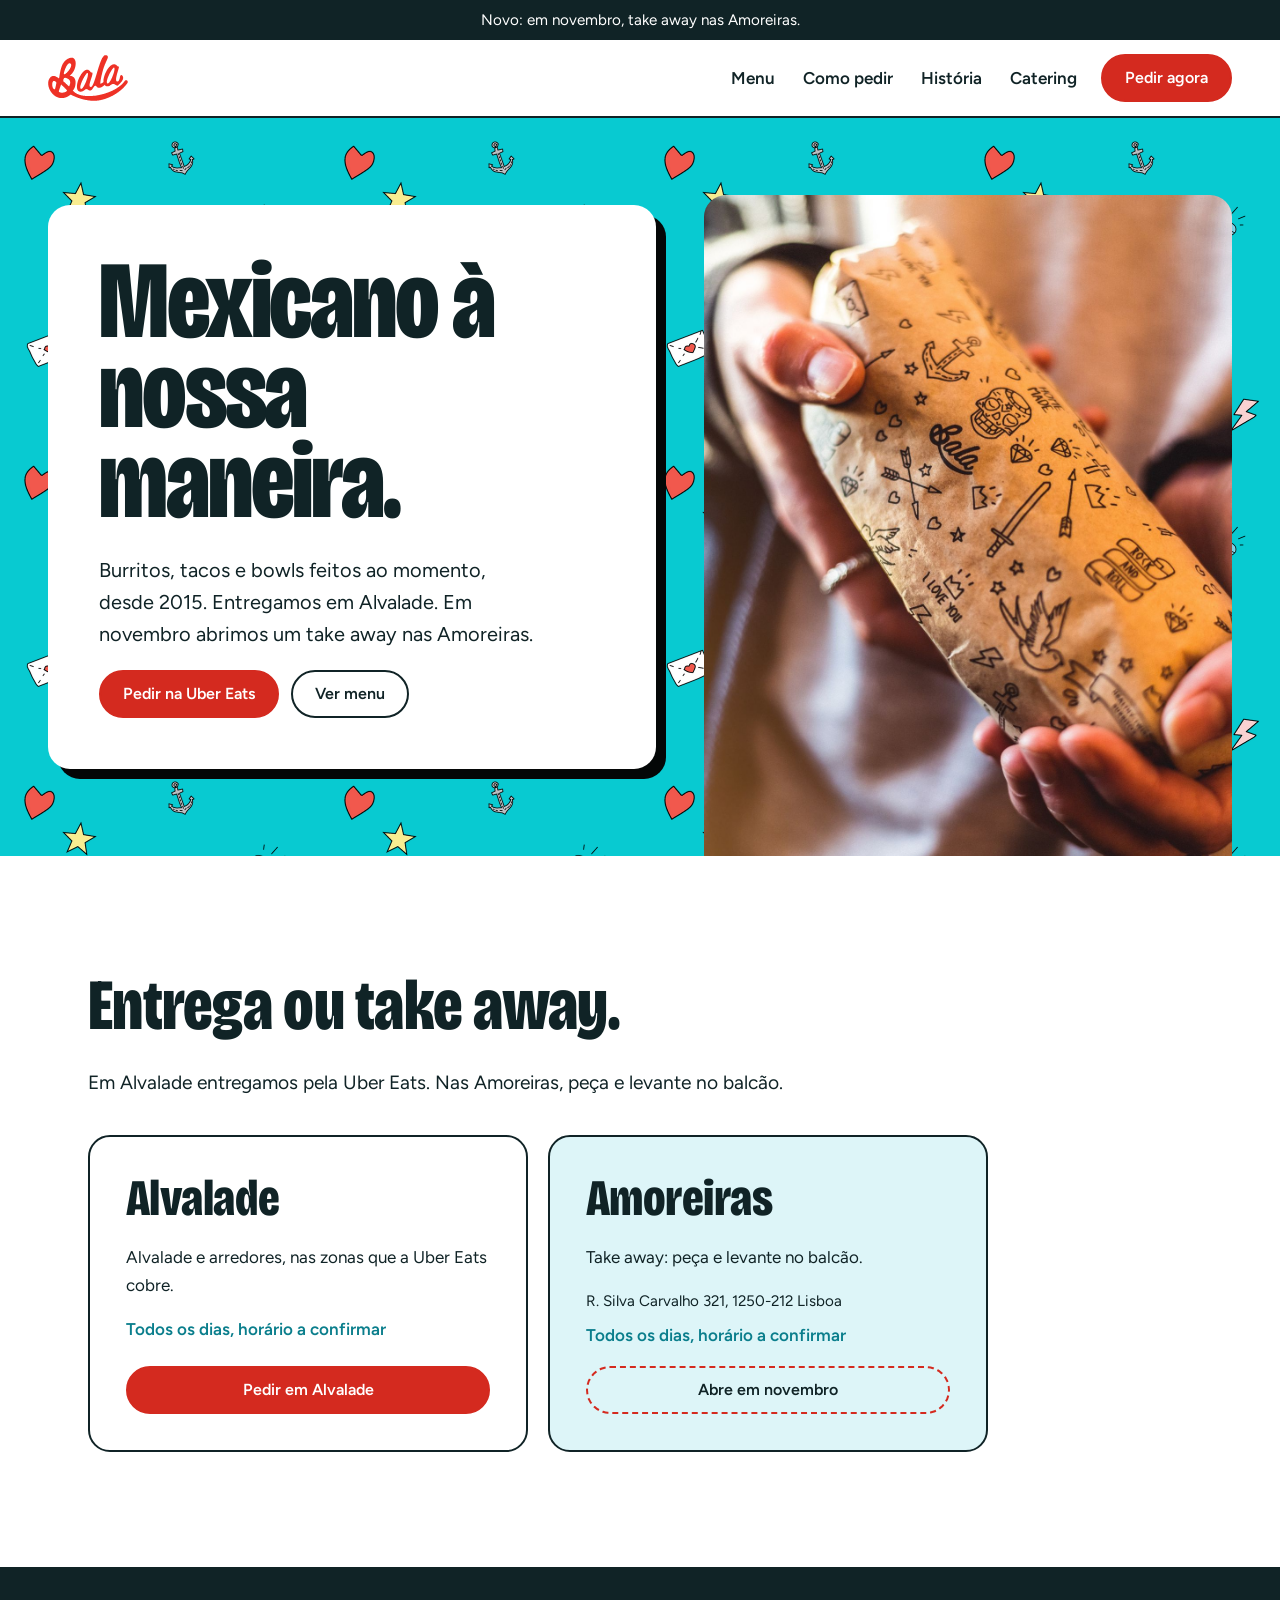
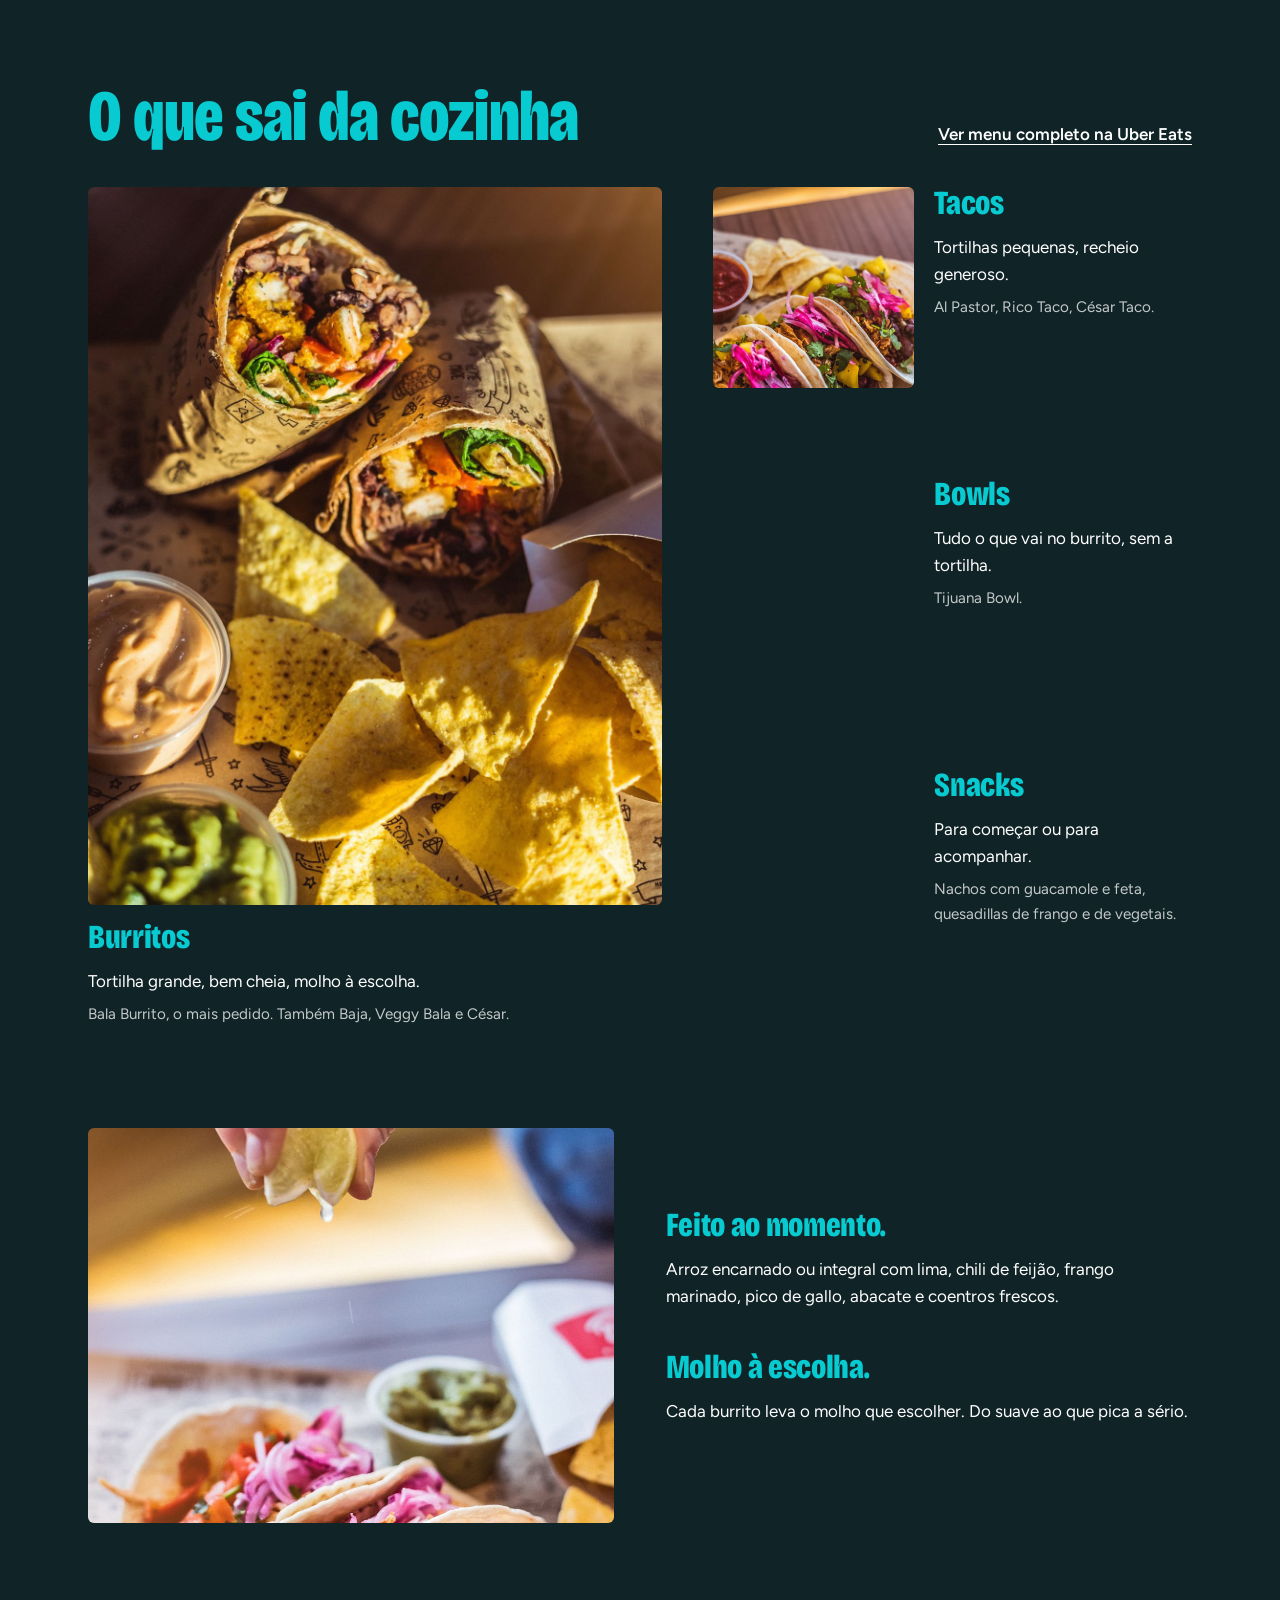
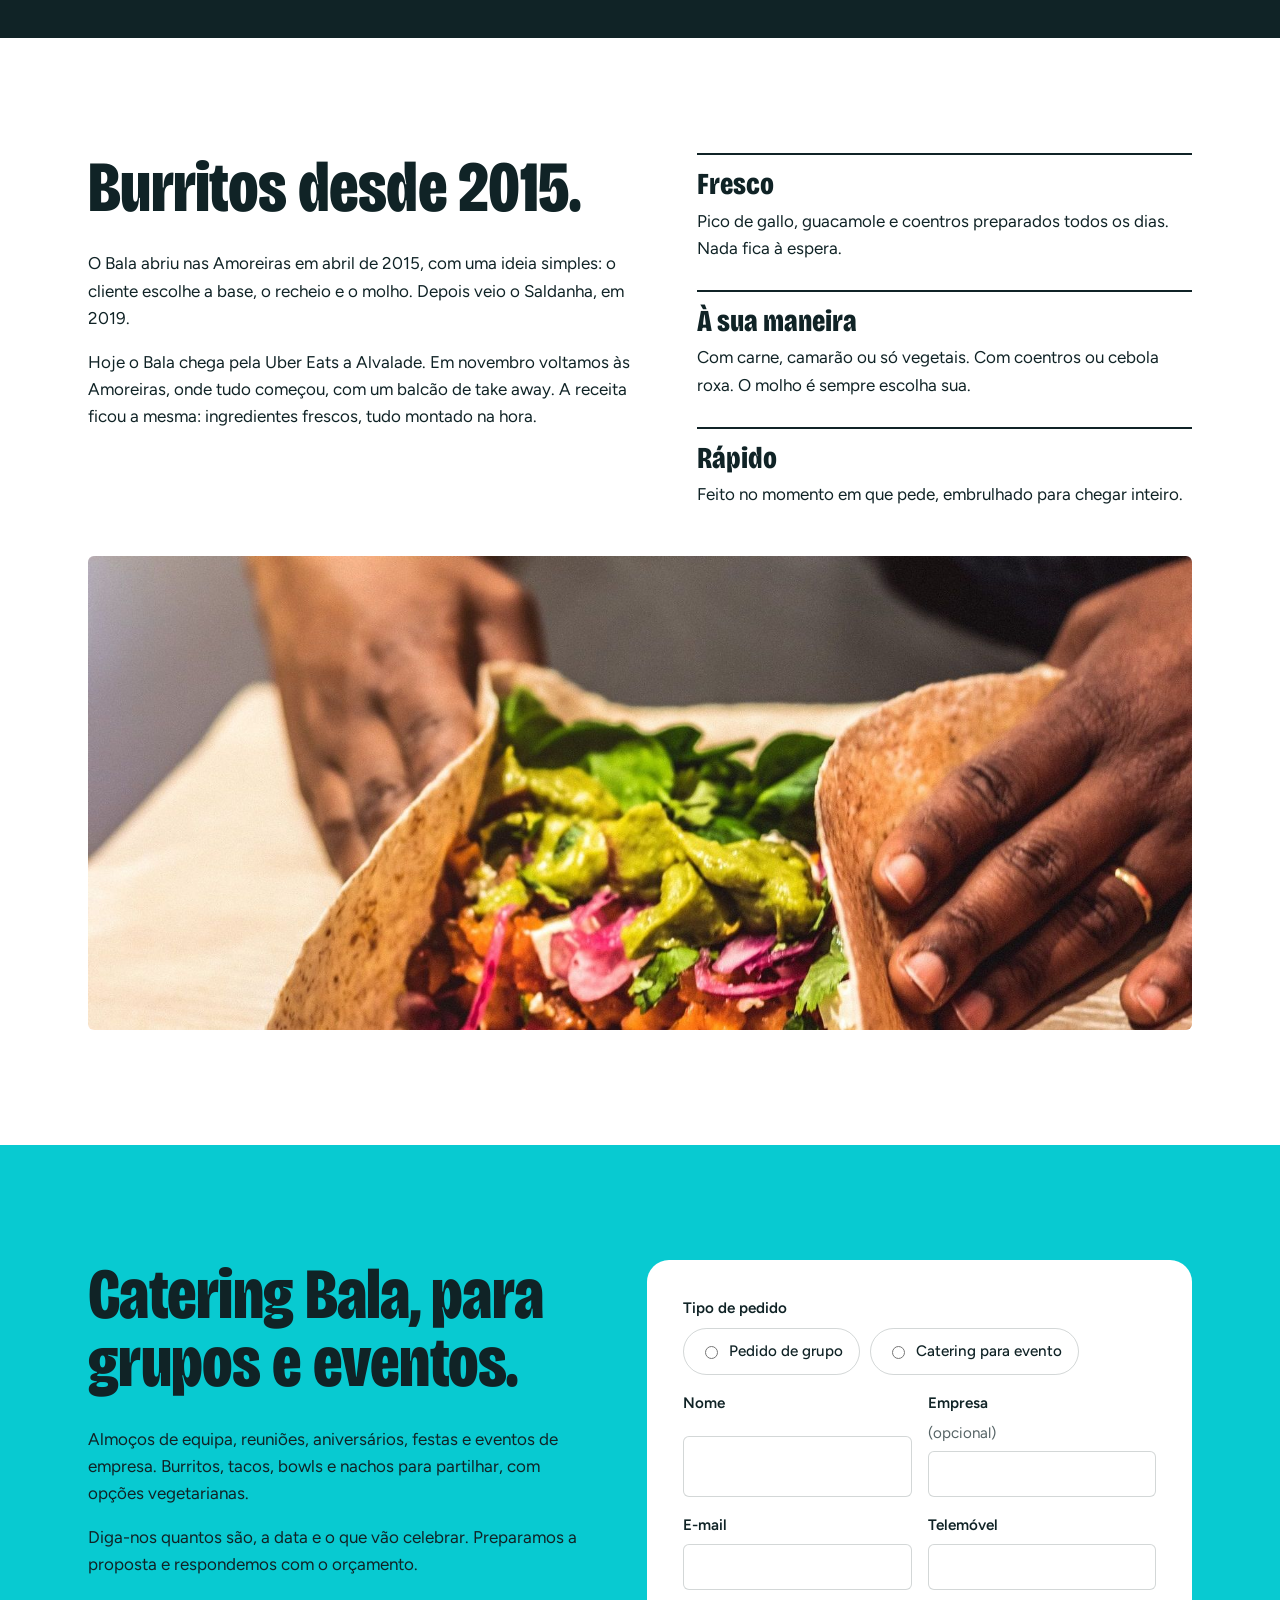
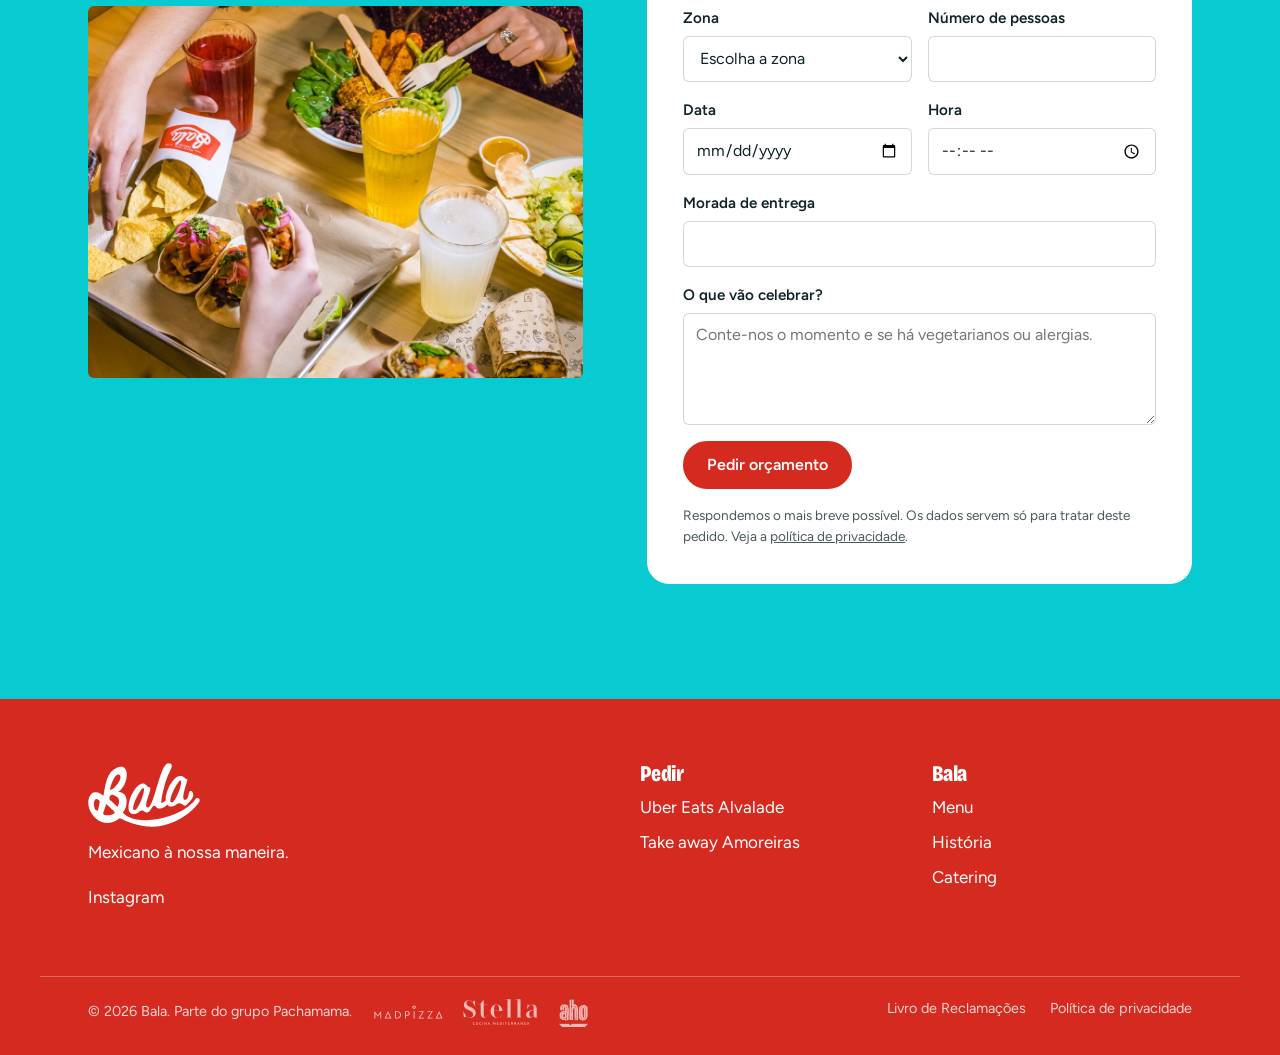
<file: index.html>
<!doctype html>
<html lang="pt-PT">
<head>
  <meta charset="utf-8">
  <meta name="viewport" content="width=device-width, initial-scale=1, viewport-fit=cover">
  <title>Bala — Burritos e tacos em Lisboa, desde 2015</title>
  <meta name="description" content="Burritos, tacos, bowls e nachos feitos ao momento. Entrega pela Uber Eats em Alvalade. Take away nas Amoreiras a partir de novembro.">
  <link rel="canonical" href="https://bala.pt/">
  <meta name="theme-color" content="#08CAD1">

  <meta property="og:type" content="restaurant">
  <meta property="og:locale" content="pt_PT">
  <meta property="og:title" content="Bala — Mexicano à nossa maneira">
  <meta property="og:description" content="Burritos, tacos e bowls feitos ao momento. Peça na Uber Eats.">
  <meta property="og:url" content="https://bala.pt/">
  <meta property="og:image" content="https://bala.pt/assets/og.jpg">

  <link rel="icon" href="/assets/favicon-32.png" sizes="32x32" type="image/png">
  <link rel="icon" href="/assets/favicon-16.png" sizes="16x16" type="image/png">
  <link rel="icon" href="/assets/icon-192.png" sizes="192x192" type="image/png">
  <link rel="apple-touch-icon" href="/assets/apple-touch-icon.png">
  <link rel="preconnect" href="https://fonts.googleapis.com">
  <link rel="preconnect" href="https://fonts.gstatic.com" crossorigin>
  <link href="https://fonts.googleapis.com/css2?family=Bricolage+Grotesque:opsz,wdth,wght@12..96,75..100,400..800&family=Figtree:wght@400;500;600&display=swap" rel="stylesheet">
  <link rel="stylesheet" href="/styles.css">

  <script type="application/ld+json">
  {
    "@context": "https://schema.org",
    "@type": "Restaurant",
    "name": "Bala",
    "url": "https://bala.pt/",
    "servesCuisine": "Mexicana",
    "description": "Burritos, tacos, bowls e nachos feitos ao momento, com entrega pela Uber Eats em Alvalade e take away nas Amoreiras a partir de novembro.",
    "hasMenu": "https://www.ubereats.com/pt/store/bala-alvalade/A129oeQmTTay_Io_oIu1Vw",
    "areaServed": ["Alvalade, Lisboa", "Amoreiras, Lisboa"],
    "sameAs": ["https://www.instagram.com/bala.pt/"]
  }
  </script>
</head>
<body>
  <a class="skip" href="#conteudo">Saltar para o conteúdo</a>

  <!-- Faixa de novidades/campanhas. Para esconder, apagar este bloco. -->
  <div class="news">
    <p>Novo: em novembro, take away nas Amoreiras.</p>
  </div>

  <header class="top">
    <a class="logo" href="/" aria-label="Bala, página inicial">
      <img src="/assets/logo-bala.svg" alt="Bala" width="2073" height="1188">
    </a>
    <nav class="nav" aria-label="Principal">
      <button class="nav-toggle" aria-expanded="false" aria-controls="nav-list">Menu</button>
      <ul id="nav-list">
        <li><a href="#menu">Menu</a></li>
        <li><a href="#pedir">Como pedir</a></li>
        <li><a href="#historia">História</a></li>
        <li><a href="#catering">Catering</a></li>
      </ul>
    </nav>
    <a class="btn btn-ink top-cta" href="#pedir">Pedir agora</a>
  </header>

  <main id="conteudo">

    <!-- HERO -->
    <section class="hero">
      <div class="hero-copy">
        <h1>Mexicano à nossa maneira.</h1>
        <p class="lede">Burritos, tacos e bowls feitos ao momento, desde 2015. Entregamos em Alvalade. Em novembro abrimos um take away nas Amoreiras.</p>
        <div class="actions">
          <a class="btn btn-ink" href="#pedir">Pedir na Uber Eats</a>
          <a class="btn btn-line" href="#menu">Ver menu</a>
        </div>
      </div>
      <figure class="hero-media">
        <img class="photo" src="/assets/fotos/hero.jpg" alt="Mãos a segurar um burrito Bala embrulhado em papel kraft" width="1200" height="1800" fetchpriority="high">
        <!-- Quando houver vídeo, trocar a imagem por:
        <video autoplay muted loop playsinline poster="/assets/fotos/hero.jpg"><source src="/assets/hero.mp4" type="video/mp4"></video> -->
      </figure>
    </section>

    <!-- COMO PEDIR -->
    <section class="pedir" id="pedir" aria-labelledby="pedir-titulo">
      <div class="wrap">
        <h2 id="pedir-titulo">Entrega ou take away.</h2>
        <p class="sub">Em Alvalade entregamos pela Uber Eats. Nas Amoreiras, peça e levante no balcão.</p>

        <div class="zones">
          <article class="zone" id="zona-alvalade">
            <h3>Alvalade</h3>
            <p>Alvalade e arredores, nas zonas que a Uber Eats cobre.</p>
            <p class="hours">Todos os dias, <span data-hours="alvalade">horário a confirmar</span></p>
            <a class="btn btn-ink btn-wide" href="https://www.ubereats.com/pt/store/bala-alvalade/A129oeQmTTay_Io_oIu1Vw" target="_blank" rel="noopener">Pedir em Alvalade</a>
          </article>

          <article class="zone zone-takeaway" id="zona-amoreiras">
            <h3>Amoreiras</h3>
            <p>Take away: peça e levante no balcão.</p>
            <p class="address">R. Silva Carvalho 321, 1250-212 Lisboa</p>
            <p class="hours">Todos os dias, <span data-hours="amoreiras">horário a confirmar</span></p>
            <!-- COMO CHEGAR AMOREIRAS: quando abrir, trocar o href "#soon-amoreiras" por
                 https://www.google.com/maps/search/?api=1&query=R.+Silva+Carvalho+321,+1250-212+Lisboa
                 Enquanto o href começar por "#soon-", o botão mostra o texto de data-soon. -->
            <a class="btn btn-ink btn-wide" href="#soon-amoreiras" data-soon="Abre em novembro" target="_blank" rel="noopener">Como chegar</a>
          </article>
        </div>
      </div>
    </section>

    <!-- MENU -->
    <section class="menu" id="menu" aria-labelledby="menu-titulo">
      <div class="wrap">
        <div class="menu-head">
          <h2 id="menu-titulo">O que sai da cozinha</h2>
          <a class="link" href="https://www.ubereats.com/pt/store/bala-alvalade/A129oeQmTTay_Io_oIu1Vw" target="_blank" rel="noopener">Ver menu completo na Uber Eats</a>
        </div>

        <div class="dishes">
          <article class="dish dish-lead">
            <img class="ph photo" src="/assets/fotos/burritos.jpg" alt="Burritos Bala cortados ao meio com nachos, guacamole e molhos" width="1200" height="1800" loading="lazy" decoding="async">
            <h3>Burritos</h3>
            <p>Tortilha grande, bem cheia, molho à escolha.</p>
            <p class="picks">Bala Burrito, o mais pedido. Também Baja, Veggy Bala e César.</p>
          </article>
          <article class="dish">
            <img class="ph photo" src="/assets/fotos/tacos.jpg" alt="Tacos Bala com cebola roxa, manga e coentros" width="800" height="1200" loading="lazy" decoding="async">
            <h3>Tacos</h3>
            <p>Tortilhas pequenas, recheio generoso.</p>
            <p class="picks">Al Pastor, Rico Taco, César Taco.</p>
          </article>
          <article class="dish">
            <img class="ph photo" src="/assets/fotos/bowls.jpg" alt="Bowl Bala com espinafres, cebola roxa e molhos" width="800" height="1200" loading="lazy" decoding="async">
            <h3>Bowls</h3>
            <p>Tudo o que vai no burrito, sem a tortilha.</p>
            <p class="picks">Tijuana Bowl.</p>
          </article>
          <article class="dish">
            <img class="ph photo" src="/assets/fotos/snacks.jpg" alt="Nachos com guacamole e molhos ao lado de um burrito" width="800" height="1200" loading="lazy" decoding="async">
            <h3>Snacks</h3>
            <p>Para começar ou para acompanhar.</p>
            <p class="picks">Nachos com guacamole e feta, quesadillas de frango e de vegetais.</p>
          </article>
        </div>

        <div class="fresh">
          <img class="ph photo" src="/assets/fotos/ingredientes.jpg" alt="Mão a espremer lima sobre tacos acabados de montar" width="1000" height="1500" loading="lazy" decoding="async">
          <div class="fresh-copy">
            <h3>Feito ao momento.</h3>
            <p>Arroz encarnado ou integral com lima, chili de feijão, frango marinado, pico de gallo, abacate e coentros frescos.</p>
            <h3>Molho à escolha.</h3>
            <p>Cada burrito leva o molho que escolher. Do suave ao que pica a sério.</p>
          </div>
        </div>
      </div>
    </section>

    <!-- HISTÓRIA -->
    <section class="historia" id="historia" aria-labelledby="historia-titulo">
      <div class="wrap historia-grid">
        <div class="historia-text">
          <h2 id="historia-titulo">Burritos desde 2015.</h2>
          <p>O Bala abriu nas Amoreiras em abril de 2015, com uma ideia simples: o cliente escolhe a base, o recheio e o molho. Depois veio o Saldanha, em 2019.</p>
          <p>Hoje o Bala chega pela Uber Eats a Alvalade. Em novembro voltamos às Amoreiras, onde tudo começou, com um balcão de take away. A receita ficou a mesma: ingredientes frescos, tudo montado na hora.</p>
        </div>
        <dl class="pillars">
          <div>
            <dt>Fresco</dt>
            <dd>Pico de gallo, guacamole e coentros preparados todos os dias. Nada fica à espera.</dd>
          </div>
          <div>
            <dt>À sua maneira</dt>
            <dd>Com carne, camarão ou só vegetais. Com coentros ou cebola roxa. O molho é sempre escolha sua.</dd>
          </div>
          <div>
            <dt>Rápido</dt>
            <dd>Feito no momento em que pede, embrulhado para chegar inteiro.</dd>
          </div>
        </dl>
      </div>
      <div class="wrap">
        <img class="ph photo ph-wide" src="/assets/fotos/cozinha.jpg" alt="Burrito Bala a ser enrolado à mão, com guacamole, espinafres e cebola roxa" width="1600" height="686" loading="lazy" decoding="async">
      </div>
    </section>

    <!-- CATERING -->
    <section class="catering" id="catering" aria-labelledby="catering-titulo">
      <div class="wrap catering-grid">
        <div class="catering-copy">
          <h2 id="catering-titulo">Catering Bala, para grupos e eventos.</h2>
          <p>Almoços de equipa, reuniões, aniversários, festas e eventos de empresa. Burritos, tacos, bowls e nachos para partilhar, com opções vegetarianas.</p>
          <p>Diga-nos quantos são, a data e o que vão celebrar. Preparamos a proposta e respondemos com o orçamento.</p>
          <img class="ph photo" src="/assets/fotos/catering.jpg" alt="Grupo à mesa a partilhar tacos, nachos, bowls e burritos Bala" width="1200" height="800" loading="lazy" decoding="async">
        </div>

        <form class="form" name="catering" method="POST" action="/obrigado.html" data-netlify="true" netlify-honeypot="empresa-site">
          <input type="hidden" name="form-name" value="catering">
          <p class="hp"><label>Não preencha este campo <input name="empresa-site" tabindex="-1" autocomplete="off"></label></p>

          <fieldset class="choice">
            <legend>Tipo de pedido</legend>
            <label><input type="radio" name="tipo" value="Pedido de grupo" required> Pedido de grupo</label>
            <label><input type="radio" name="tipo" value="Catering para evento"> Catering para evento</label>
          </fieldset>

          <div class="row">
            <label>Nome <input name="nome" autocomplete="name" required></label>
            <label>Empresa <span class="opt">(opcional)</span> <input name="empresa" autocomplete="organization"></label>
          </div>
          <div class="row">
            <label>E-mail <input type="email" name="email" autocomplete="email" required></label>
            <label>Telemóvel <input type="tel" name="telemovel" autocomplete="tel" required></label>
          </div>
          <div class="row">
            <label>Zona
              <select name="zona" required>
                <option value="">Escolha a zona</option>
                <option>Alvalade</option>
                <option>Amoreiras</option>
              </select>
            </label>
            <label>Número de pessoas <input type="number" name="pessoas" min="1" inputmode="numeric" required></label>
          </div>
          <div class="row">
            <label>Data <input type="date" name="data" required></label>
            <label>Hora <input type="time" name="hora" required></label>
          </div>
          <label>Morada de entrega <input name="morada" autocomplete="street-address" required></label>
          <label>O que vão celebrar? <textarea name="notas" rows="4" placeholder="Conte-nos o momento e se há vegetarianos ou alergias."></textarea></label>

          <button class="btn btn-ink" type="submit">Pedir orçamento</button>
          <p class="legal">Respondemos o mais breve possível. Os dados servem só para tratar deste pedido. Veja a <a href="/privacidade.html">política de privacidade</a>.</p>
        </form>
      </div>
    </section>

  </main>

  <footer class="foot">
    <div class="wrap foot-grid">
      <div>
        <img class="foot-logo" src="/assets/logo-bala-branco.svg" alt="Bala" width="2073" height="1188" loading="lazy">
        <p>Mexicano à nossa maneira.</p>
        <p><a href="https://www.instagram.com/bala.pt/" target="_blank" rel="noopener">Instagram</a></p>
      </div>
      <div>
        <h2>Pedir</h2>
        <ul>
          <li><a href="https://www.ubereats.com/pt/store/bala-alvalade/A129oeQmTTay_Io_oIu1Vw" target="_blank" rel="noopener">Uber Eats Alvalade</a></li>
          <li><a href="#zona-amoreiras">Take away Amoreiras</a></li>
        </ul>
      </div>
      <div>
        <h2>Bala</h2>
        <ul>
          <li><a href="#menu">Menu</a></li>
          <li><a href="#historia">História</a></li>
          <li><a href="#catering">Catering</a></li>
        </ul>
      </div>
    </div>
    <div class="wrap foot-legal">
      <div class="grupo">
        <p>© 2026 Bala. Parte do grupo Pachamama.</p>
        <ul class="grupo-marcas" aria-label="Outras marcas do grupo Pachamama">
          <li><a href="https://madpizza.pt/" target="_blank" rel="noopener"><img class="grupo-madpizza" src="/assets/grupo-madpizza.svg" alt="Madpizza" width="758" height="154" loading="lazy"></a></li>
          <li><a href="https://stellarestaurante.site/" target="_blank" rel="noopener"><img class="grupo-stella" src="/assets/grupo-stella.svg" alt="Stella Cucina Mediterranea" width="2885" height="990" loading="lazy"></a></li>
          <li><a href="https://ahofoods.com/" target="_blank" rel="noopener"><img class="grupo-aho" src="/assets/grupo-aho.png" alt="AHO Foods" width="93" height="96" loading="lazy"></a></li>
        </ul>
      </div>
      <p><a href="https://www.livroreclamacoes.pt/Inicio/" target="_blank" rel="noopener">Livro de Reclamações</a> <a href="/privacidade.html">Política de privacidade</a></p>
    </div>
  </footer>

  <a class="btn btn-ink sticky-order" href="#pedir">Pedir agora</a>

  <script src="/main.js" defer></script>
</body>
</html>
</file>
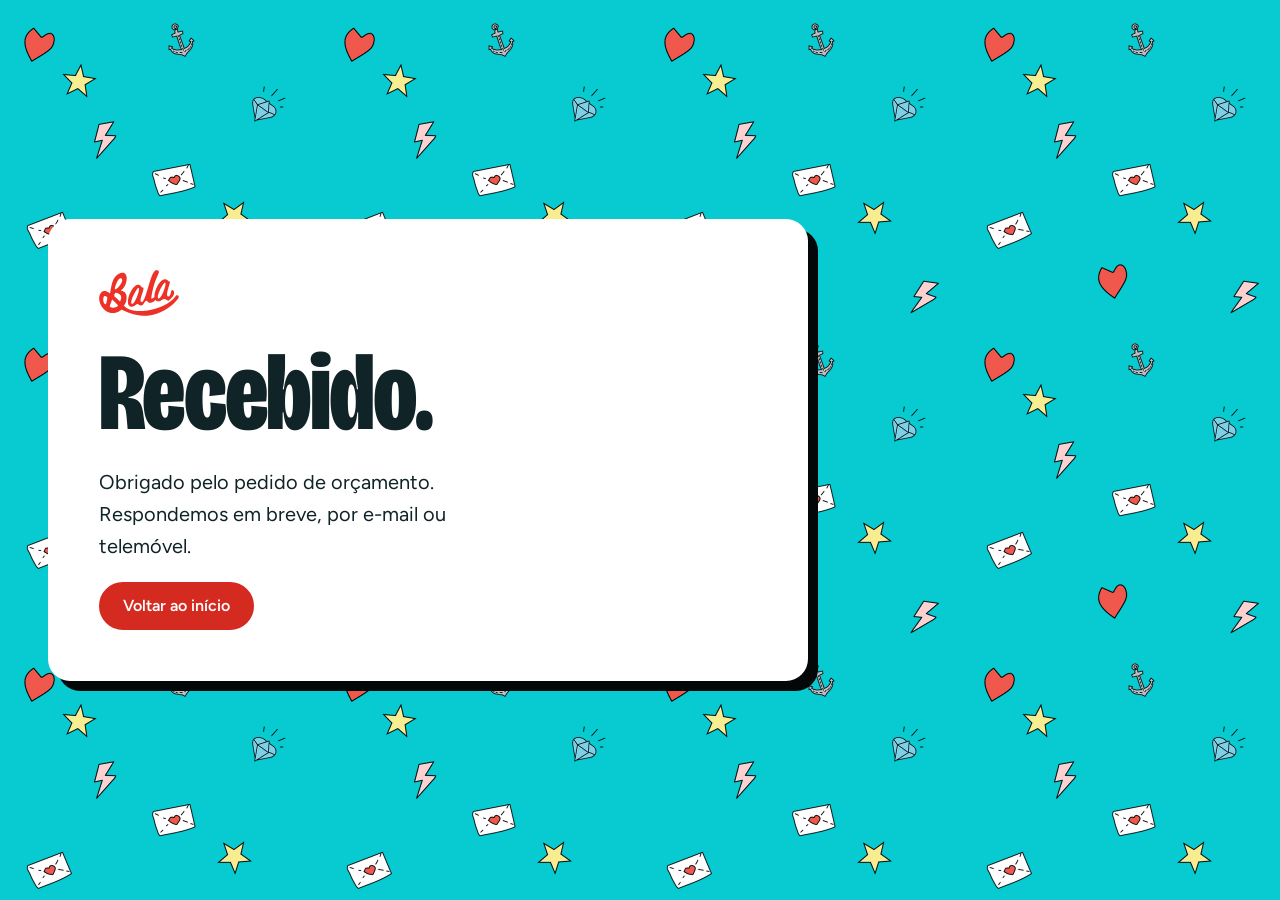
<file: obrigado.html>
<!doctype html>
<html lang="pt-PT">
<head>
  <meta charset="utf-8">
  <meta name="viewport" content="width=device-width, initial-scale=1">
  <title>Pedido recebido — Bala</title>
  <meta name="robots" content="noindex">
  <link rel="icon" href="/assets/favicon-32.png" sizes="32x32" type="image/png">
  <link rel="icon" href="/assets/favicon-16.png" sizes="16x16" type="image/png">
  <link rel="icon" href="/assets/icon-192.png" sizes="192x192" type="image/png">
  <link rel="apple-touch-icon" href="/assets/apple-touch-icon.png">
  <link href="https://fonts.googleapis.com/css2?family=Bricolage+Grotesque:opsz,wdth,wght@12..96,75..100,400..800&family=Figtree:wght@400;500;600&display=swap" rel="stylesheet">
  <link rel="stylesheet" href="/styles.css">
</head>
<body>
  <main class="hero" style="min-height:100vh;grid-template-columns:1fr;align-items:center">
    <div class="hero-copy" style="max-width:760px">
      <a class="logo" href="/" aria-label="Bala, página inicial" style="display:inline-block;margin-bottom:24px"><img src="/assets/logo-bala.svg" alt="Bala" width="2073" height="1188"></a>
      <h1>Recebido.</h1>
      <p class="lede">Obrigado pelo pedido de orçamento. Respondemos em breve, por e-mail ou telemóvel.</p>
      <div class="actions"><a class="btn btn-ink" href="/">Voltar ao início</a></div>
    </div>
  </main>
</body>
</html>
</file>
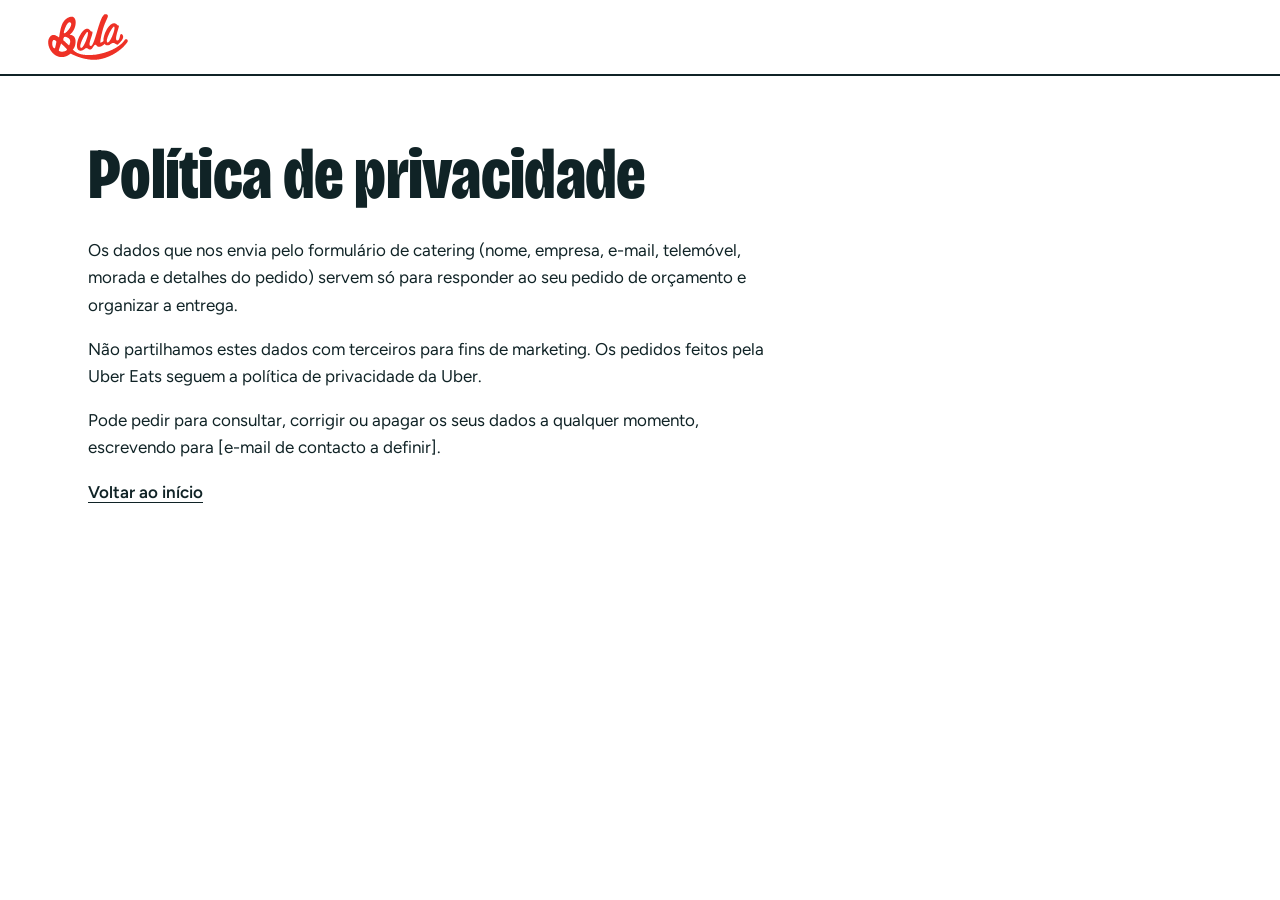
<file: privacidade.html>
<!doctype html>
<html lang="pt-PT">
<head>
  <meta charset="utf-8">
  <meta name="viewport" content="width=device-width, initial-scale=1">
  <title>Política de privacidade — Bala</title>
  <link rel="icon" href="/assets/favicon-32.png" sizes="32x32" type="image/png">
  <link rel="icon" href="/assets/favicon-16.png" sizes="16x16" type="image/png">
  <link rel="icon" href="/assets/icon-192.png" sizes="192x192" type="image/png">
  <link rel="apple-touch-icon" href="/assets/apple-touch-icon.png">
  <link href="https://fonts.googleapis.com/css2?family=Bricolage+Grotesque:opsz,wdth,wght@12..96,75..100,400..800&family=Figtree:wght@400;500;600&display=swap" rel="stylesheet">
  <link rel="stylesheet" href="/styles.css">
</head>
<body>
  <header class="top">
    <a class="logo" href="/" aria-label="Bala, página inicial"><img src="/assets/logo-bala.svg" alt="Bala" width="2073" height="1188"></a>
  </header>
  <main class="wrap" style="padding-top:64px;padding-bottom:96px">
    <h2>Política de privacidade</h2>
    <!-- RASCUNHO: rever com o jurídico do grupo e copiar a base da política do MadPizza (madpizza.pt/privacidade). -->
    <p>Os dados que nos envia pelo formulário de catering (nome, empresa, e-mail, telemóvel, morada e detalhes do pedido) servem só para responder ao seu pedido de orçamento e organizar a entrega.</p>
    <p>Não partilhamos estes dados com terceiros para fins de marketing. Os pedidos feitos pela Uber Eats seguem a política de privacidade da Uber.</p>
    <p>Pode pedir para consultar, corrigir ou apagar os seus dados a qualquer momento, escrevendo para <span>[e-mail de contacto a definir]</span>.</p>
    <p><a class="link" href="/">Voltar ao início</a></p>
  </main>
</body>
</html>
</file>
<file: styles.css>
/* Bala — estilos
   Cores e fontes nos tokens abaixo. Para trocar a identidade, mexer só aqui. */

:root {
  /* Cores da marca Bala (tiradas da caixa) */
  --turquesa: #08CAD1;      /* fundo da caixa: hero, catering */
  --turquesa-soft: #DDF5F8;
  --vermelho: #EE3126;      /* logotipo */
  --vermelho-escuro: #D42A1F; /* botões e rodapé: mesmo vermelho, com contraste suficiente para texto branco */
  --petroleo: #0A7E8C;      /* setas do selo */
  --azul: #7AD1E7;          /* "healthy-twist burritos" do selo */
  --amarelo: #F9ED91;       /* estrela dos ícones */
  --rosa: #FAD2D1;          /* raio dos ícones */
  --ink: #102326;           /* texto */
  --paper: #FFFFFF;
  --line: rgba(16, 35, 38, .18);

  --display: "Bricolage Grotesque", "Arial Narrow", sans-serif;
  --body: "Figtree", system-ui, sans-serif;

  --gutter: clamp(16px, 4vw, 48px);
  --max: 1200px;
  --radius-sm: 6px;
  --radius-lg: 22px;
}

*, *::before, *::after { box-sizing: border-box; }
html { scroll-behavior: smooth; }
@media (prefers-reduced-motion: reduce) { html { scroll-behavior: auto; } }

body {
  margin: 0;
  background: var(--paper);
  color: var(--ink);
  font: 400 1.0625rem/1.6 var(--body);
  -webkit-font-smoothing: antialiased;
}

img, video { display: block; max-width: 100%; }
a { color: inherit; }
:focus-visible { outline: 3px solid var(--vermelho-escuro); outline-offset: 3px; }

h1, h2, h3 {
  font-family: var(--display);
  font-variation-settings: "wdth" 75;
  font-weight: 800;
  line-height: .95;
  letter-spacing: -.01em;
  margin: 0 0 .4em;
}
h2 { font-size: clamp(2.4rem, 6vw, 4.5rem); }
h3 { font-size: clamp(1.6rem, 3vw, 2.1rem); line-height: 1; }
p { margin: 0 0 1em; max-width: 62ch; }

.wrap { max-width: var(--max); margin: 0 auto; padding: 0 var(--gutter); }

.skip {
  position: absolute; left: -9999px; top: 0;
  background: var(--ink); color: var(--paper); padding: 10px 16px; z-index: 100;
}
.skip:focus { left: 16px; top: 16px; }

/* Botões */
.btn {
  display: inline-flex; align-items: center; justify-content: center;
  min-height: 48px; padding: 0 22px;
  border-radius: 999px;
  font: 600 1rem/1 var(--body);
  text-decoration: none; cursor: pointer;
  border: 2px solid var(--ink);
}
.btn-ink { background: var(--vermelho-escuro); border-color: var(--vermelho-escuro); color: var(--paper); }
.btn-ink:hover { background: var(--ink); border-color: var(--ink); }
.btn-line { background: transparent; color: var(--ink); }
.btn-line:hover { background: var(--ink); color: var(--paper); }
.btn-wide { width: 100%; }
.btn[aria-disabled="true"] {
  background: transparent; color: var(--ink); border-style: dashed; cursor: default;
}

.link { font-weight: 600; text-underline-offset: 4px; }
.link:hover { color: var(--vermelho-escuro); }

/* Faixa de novidades */
.news { background: var(--ink); color: var(--paper); text-align: center; padding: 8px var(--gutter); font-size: .95rem; }
.news p { margin: 0 auto; }

/* Topo */
.top {
  display: flex; align-items: center; gap: 24px;
  padding: 14px var(--gutter);
  background: var(--paper);
  border-bottom: 2px solid var(--ink);
  position: sticky; top: 0; z-index: 50;
}
.logo img { height: 46px; width: auto; display: block; }
.foot-logo { height: 64px; width: auto; margin-bottom: 12px; }
.logo { text-decoration: none; }
.logo-word {
  font-family: var(--display); font-weight: 800;
  font-variation-settings: "wdth" 75;
  font-size: 2.2rem; line-height: 1; letter-spacing: -.02em;
}
.logo-word-light { color: var(--turquesa); font-size: 3rem; }
.nav { margin-left: auto; }
.nav ul { display: flex; gap: 28px; list-style: none; margin: 0; padding: 0; }
.nav a { text-decoration: none; font-weight: 600; }
.nav a:hover { text-decoration: underline; text-underline-offset: 5px; }
.nav-toggle { display: none; }

/* Hero */
.hero {
  background: var(--turquesa) url("/assets/padrao-bala.png") 0 0 / 320px repeat;
  display: grid; grid-template-columns: 1.15fr 1fr; gap: var(--gutter);
  align-items: end;
  padding: clamp(32px, 6vw, 80px) var(--gutter) 0;
  overflow: hidden;
}
.hero h1 {
  font-size: clamp(3.4rem, 8.6vw, 8.4rem);
  line-height: .82;
  letter-spacing: -.02em;
  margin-bottom: .25em;
}
.hero-copy {
  /* selo branco com sombra dura, como o selo da caixa */
  background: var(--paper);
  border-radius: var(--radius-lg);
  box-shadow: 10px 10px 0 #040707;
  padding: clamp(24px, 4vw, 52px);
  margin-bottom: clamp(32px, 6vw, 80px);
  align-self: center;
}
.lede { font-size: 1.25rem; max-width: 34ch; }
.actions { display: flex; flex-wrap: wrap; gap: 12px; margin-top: 8px; }
.hero-media {
  margin: 0; aspect-ratio: 4 / 5;
  border-radius: var(--radius-lg) var(--radius-lg) 0 0;
}
.hero-media video { width: 100%; height: 100%; object-fit: cover; border-radius: inherit; }

/* Placeholders de foto: trocar por <img> quando as fotos chegarem */
.ph {
  position: relative;
  aspect-ratio: 4 / 3;
  border-radius: var(--radius-sm);
  background:
    repeating-linear-gradient(135deg, var(--turquesa-soft) 0 14px, var(--paper) 14px 28px);
  border: 2px dashed var(--line);
  overflow: hidden;
}
.ph::after {
  content: "Foto: " attr(data-ph);
  position: absolute; left: 12px; right: 12px; bottom: 12px;
  background: var(--paper); color: var(--ink);
  font-size: .85rem; line-height: 1.35; padding: 8px 10px; border-radius: 4px;
}

.hero-media.ph::after { content: "Vídeo: " attr(data-ph); }
.ph-wide { aspect-ratio: 21 / 9; margin-top: 48px; }

/* Fotos */
.photo { width: 100%; height: auto; object-fit: cover; border: 0; background: none; }
.hero-media .photo { height: 100%; border-radius: inherit; }

/* Como pedir */
.pedir { padding: clamp(64px, 9vw, 120px) 0; }
.sub { font-size: 1.2rem; }
.zones { display: grid; grid-template-columns: repeat(2, 1fr); gap: 20px; margin-top: 36px; max-width: 900px; }
.zone {
  border: 2px solid var(--ink);
  border-radius: var(--radius-lg);
  padding: clamp(24px, 3vw, 36px);
  display: flex; flex-direction: column;
}
.zone h3 { font-size: clamp(2.4rem, 4vw, 3.4rem); }
.zone .btn { margin-top: auto; }
.hours { color: var(--petroleo); font-weight: 600; }
.address { font-size: .95rem; margin-bottom: .6em; }

/* Menu */
.menu { background: var(--ink); color: var(--paper); padding: clamp(64px, 9vw, 120px) 0; }
.menu-head { display: flex; flex-wrap: wrap; align-items: baseline; justify-content: space-between; gap: 12px 24px; margin-bottom: 36px; }
.menu-head h2 { color: var(--turquesa); margin: 0; }
.menu .link:hover { color: var(--turquesa); }
.dishes {
  display: grid;
  grid-template-columns: 1.2fr 1fr;
  gap: 28px clamp(24px, 4vw, 56px);
}
.dish-lead { grid-row: span 3; }
.dish-lead .ph { aspect-ratio: 4 / 5; margin-bottom: 16px; }
.dish:not(.dish-lead) {
  display: grid; grid-template-columns: minmax(120px, 42%) 1fr; grid-template-rows: auto auto 1fr;
  gap: 0 20px; align-items: start;
}
.dish:not(.dish-lead) .ph { grid-row: span 3; aspect-ratio: 1; }
.dish:not(.dish-lead) .ph::after { font-size: .75rem; padding: 6px 8px; left: 8px; right: 8px; bottom: 8px; }
.dish h3 { color: var(--turquesa); }
.dish p { margin-bottom: .4em; }
.picks { opacity: .75; font-size: .95rem; }
.menu .ph { border-color: rgba(255,255,255,.25); }

.fresh {
  display: grid; grid-template-columns: 1fr 1fr; gap: clamp(24px, 4vw, 56px);
  align-items: center; margin-top: clamp(56px, 8vw, 96px);
}
.fresh-copy h3 { color: var(--turquesa); }
.fresh-copy p + h3 { margin-top: 1.2em; }

/* História */
.historia { padding: clamp(64px, 9vw, 120px) 0; }
.historia-grid { display: grid; grid-template-columns: 1.1fr 1fr; gap: clamp(32px, 5vw, 72px); }
.pillars { margin: 0; display: grid; gap: 28px; }
.pillars div { border-top: 2px solid var(--ink); padding-top: 14px; }
.pillars dt {
  font-family: var(--display); font-weight: 800; font-variation-settings: "wdth" 75;
  font-size: 1.9rem; line-height: 1; margin-bottom: 8px;
}
.pillars dd { margin: 0; }

/* Catering */
.catering { background: var(--turquesa); padding: clamp(64px, 9vw, 120px) 0; }
.catering-grid { display: grid; grid-template-columns: 1fr 1.1fr; gap: clamp(32px, 5vw, 72px); align-items: start; }
.catering-copy .ph { margin-top: 28px; }


.form {
  background: var(--paper);
  border-radius: var(--radius-lg);
  padding: clamp(22px, 3vw, 36px);
  display: grid; gap: 16px;
}
.form label { display: grid; gap: 6px; font-weight: 600; font-size: .95rem; }
.form .opt { font-weight: 400; opacity: .7; }
.form input, .form select, .form textarea {
  font: 400 1rem/1.4 var(--body); color: var(--ink);
  width: 100%; min-height: 46px; padding: 10px 12px;
  border: 1.5px solid var(--line); border-radius: var(--radius-sm); background: var(--paper);
}
.form textarea { resize: vertical; }
.form input:focus, .form select:focus, .form textarea:focus { border-color: var(--ink); outline: none; box-shadow: 0 0 0 3px var(--turquesa); }
.row { display: grid; grid-template-columns: 1fr 1fr; gap: 16px; }
.choice { border: 0; margin: 0; padding: 0; display: flex; flex-wrap: wrap; gap: 10px; }
.choice legend { font-weight: 600; font-size: .95rem; margin-bottom: 8px; padding: 0; }
.choice label {
  display: inline-flex; align-items: center; gap: 8px;
  border: 1.5px solid var(--line); border-radius: 999px; padding: 10px 16px; cursor: pointer; font-weight: 500;
}
.choice input { width: auto; min-height: 0; accent-color: var(--vermelho-escuro); }
.choice label:has(input:checked) { border-color: var(--ink); background: var(--turquesa-soft); }
.form .btn { justify-self: start; }
.legal { font-size: .85rem; opacity: .75; margin: 0; }
.hp { position: absolute; left: -9999px; }

/* Rodapé */
.foot { background: var(--vermelho-escuro); color: var(--paper); padding: 64px 0 28px; }
.foot-grid { display: grid; grid-template-columns: 2fr 1fr 1fr; gap: 32px; }
.foot h2 { font-size: 1.4rem; color: var(--paper); }
.foot ul { list-style: none; margin: 0; padding: 0; display: grid; gap: 8px; }
.foot a { text-decoration: none; }
.foot a:hover { text-decoration: underline; text-underline-offset: 4px; }
.foot-legal {
  display: flex; flex-wrap: wrap; justify-content: space-between; gap: 12px;
  margin-top: 48px; padding-top: 20px; border-top: 1px solid rgba(255,255,255,.35);
  font-size: .9rem; opacity: .8;
}
.foot-legal a + a { margin-left: 20px; }
.foot-legal p { margin: 0; }

.sticky-order { display: none; }

/* Mobile */
@media (max-width: 860px) {
  .top { flex-wrap: wrap; }
  .top-cta { display: none; }
  .nav-toggle {
    display: inline-flex; background: none; border: 2px solid var(--ink); border-radius: 999px;
    font: 600 .95rem/1 var(--body); color: var(--ink); padding: 10px 16px; cursor: pointer;
  }
  .nav ul { display: none; }
  .nav.open ul {
    display: grid; gap: 4px; position: absolute; left: 0; right: 0; top: 100%;
    background: var(--paper); padding: 8px var(--gutter) 20px; border-bottom: 2px solid var(--ink);
  }
  .nav.open a { display: block; padding: 10px 0; font-size: 1.15rem; }

  .hero { grid-template-columns: 1fr; padding-top: 28px; }
  .hero-copy { margin-bottom: 28px; box-shadow: 6px 6px 0 #040707; }
  .hero-media { aspect-ratio: 4 / 3; }

  .zones, .fresh, .historia-grid, .catering-grid, .row, .foot-grid { grid-template-columns: 1fr; }
  .dishes { grid-template-columns: 1fr; }
  .dish-lead { grid-row: auto; }
  .dish-lead .ph { aspect-ratio: 4 / 3; }

  .sticky-order {
    display: inline-flex; position: fixed; left: 16px; right: 16px;
    bottom: calc(16px + env(safe-area-inset-bottom)); z-index: 60;
    box-shadow: 0 8px 24px rgba(42, 26, 18, .25);
  }
  .foot { padding-bottom: 96px; }
}

@media (max-width: 480px) {
  .dish:not(.dish-lead) { grid-template-columns: 1fr; }
  .dish:not(.dish-lead) .ph { grid-row: auto; aspect-ratio: 4 / 3; margin-bottom: 16px; }
}
.zone-takeaway { background: var(--turquesa-soft); }

/* Marcas do grupo Pachamama no rodapé (sempre a branco) */
.grupo { display: flex; flex-wrap: wrap; align-items: center; gap: 12px 22px; }
.grupo p { margin: 0; }
.grupo .grupo-marcas { display: flex; align-items: center; gap: 20px; list-style: none; margin: 0; padding: 0; }
.grupo-marcas a { display: block; opacity: .85; transition: opacity .2s; }
.grupo-marcas a:hover, .grupo-marcas a:focus-visible { opacity: 1; }
.grupo-marcas img { width: auto; display: block; }
.grupo-madpizza { height: 14px; }
.grupo-bala { height: 26px; }
.grupo-stella { height: 26px; }
.grupo-aho { height: 30px; }
</file>
